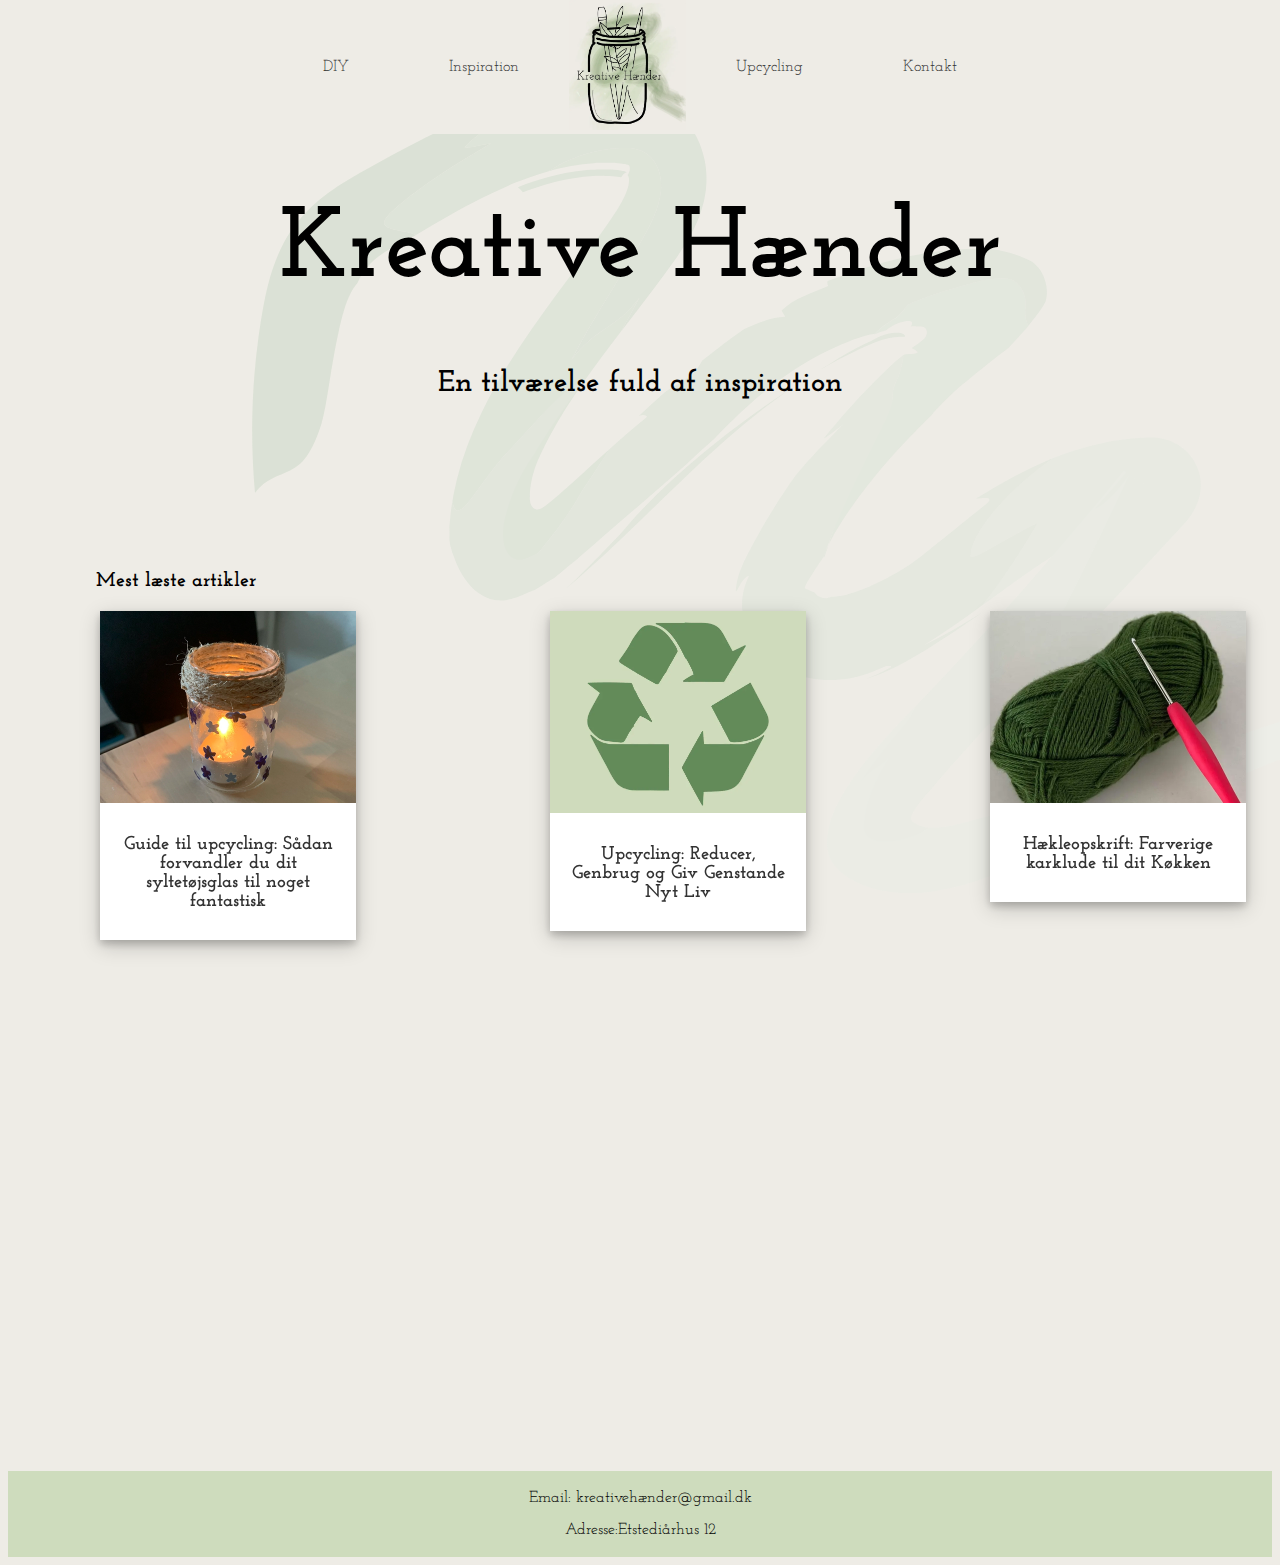
<file: online-magasin/index.html>
<!DOCTYPE html>
<html lang="en">
<head>
    <meta charset="UTF-8">
    <meta name="viewport" content="width=device-width, initial-scale=1.0">
    <title>Kreative Hænder</title>
    <meta name="beskrivelse" content="Kreative Hænder er magasinet 
    der giver dig inspiration til DIY-projekter og upcycle ideer. 
    Kreative Hænder - en tilværelse fuld af inspiration">
    <link rel="stylesheet" href="https://fonts.googleapis.com/css?family=Josefin+Slab">
    <link rel="shortcut icon" href="img/logo.ico">
    <link rel="stylesheet" href="css/style.css">
</head>
<body>
        <!-- Navigations bar med dropdown menupunkter -->
        <nav>
        <div id="nav-menu">
            <div class="menu-part">
                <div class="menu-item">
                    <p>DIY</p>
                    <div class="dropdown">
                        <div><a class="dropdown-item" href="#Strikning">Strikning</a></div>
                        <div><a class="dropdown-item" href="#hækle">Hækle</a></div>
                        <div><a class="dropdown-item" href="#Male">Male</a></div>
                        <div><a class="dropdown-item" href="#Ler">Ler</a></div>
                    </div>
                </div>
                <div class="menu-item">
                    <p>Inspiration</p>
                    <div class="dropdown">
                        <div><a href="#Ihjemmet"></a>I Hjemmet</div>
                        <div><a href="Undersider/hoejtider.html">Højtider</a></div>
                    </div>
                </div>
            </div>
    
            <div id="logo" class="menu-part">
                <a href="index.html">
                <img src="img/logo.webp" alt="Logo">
            </a>
            </div>
    
           
                <div class="menu-item">
                    <p>Upcycling</p>
                    <div class="dropdown">
                        <div><a href="Undersider/tips-og-tricks.html">Tips & Tricks</a></div>
                        
                    </div>
                </div>
                <div class="menu-item">
                    <p>Kontakt</p>
                    
                </div>
                
            
        </div>
    </nav>
    <section class="overskrift"><h1>Kreative Hænder</h1></section>
    <section class="underoverskrift"><h2>En tilværelse fuld af inspiration</h2></section>

    
    <section class="section-1">
       <section class="artikel-henvisning"><p><b>Mest læste artikler</b></p></section> 

<!-- billedboks med links til artiklerne -->
<div class="artikel1">
    <a href="Undersider/artikel1.html">
        <img src="img/glas-med-lys-format.webp" alt="glas-med-lys" style="width: 100%;">
        <div class="tekstfelt">
            <h3>Guide til upcycling: Sådan forvandler du dit syltetøjsglas til noget fantastisk</h3>
        </div>
    </a>
</div>


        <div class="artikel2">
            <a href="Undersider/artikel2.html">
            <img src="img/upcycle-billed.webp" alt="upcycle" style="width: 100%;">
            <div class="tekstfelt">
                <h3>Upcycling: Reducer, Genbrug og Giv Genstande Nyt Liv</h3>
            </div>
            </a>
        </div>

        <div class="artikel3">
            <a href="Undersider/artikel3.html">
            <img src="img/haeklegarn-nål-format.webp" alt="haeklegarn-nål" style="width: 100%;">
            <div class="tekstfelt">
                <h3>Hækleopskrift: Farverige karklude til dit Køkken</h3>
            </div>
            </a>
        </div>
        
        
    </section>
    

<footer>
        <p>Email: kreativehænder@gmail.dk</p> <p>Adresse:Etstediårhus 12</p>
        
</footer>

</body>
</html>
</file>
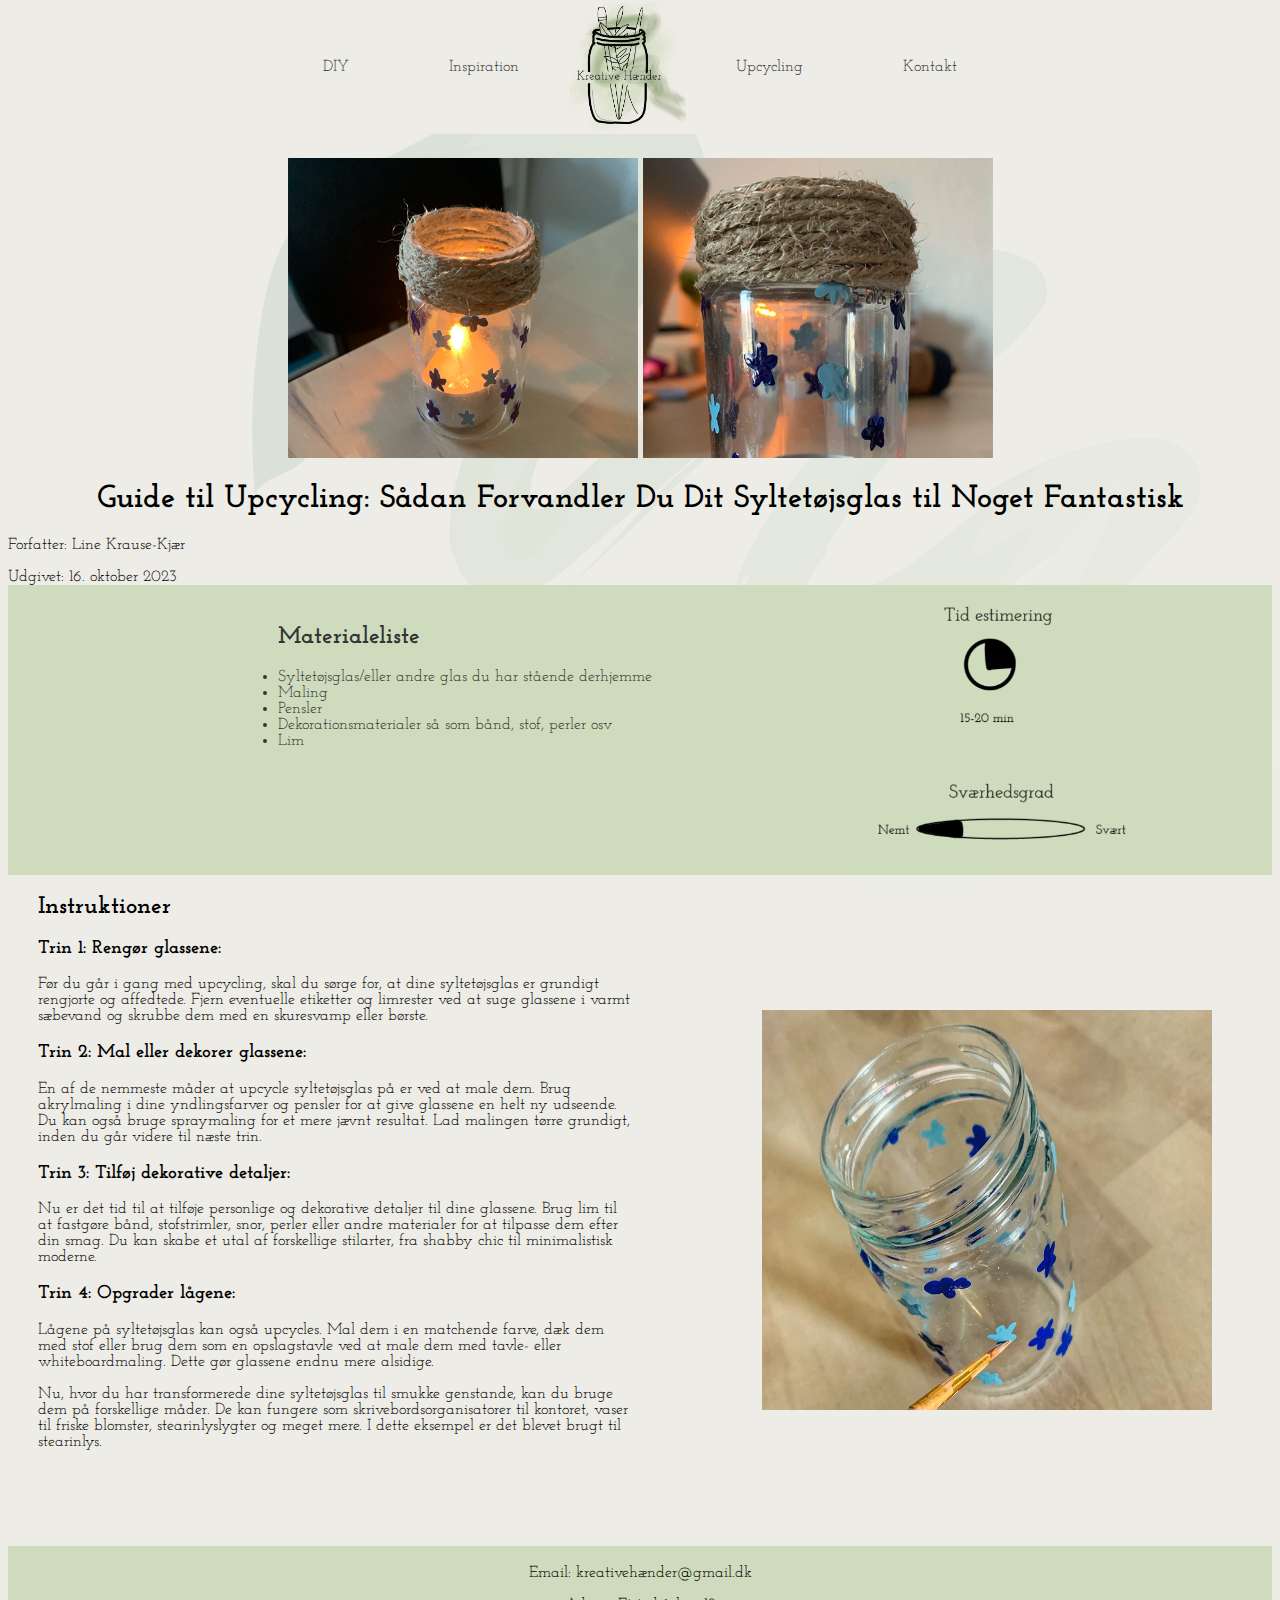
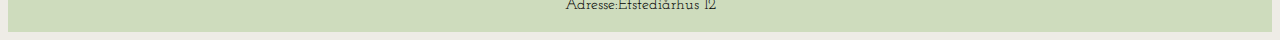
<file: online-magasin/Undersider/artikel1.html>
<!DOCTYPE html>
<html lang="en">
<head>
    <meta charset="UTF-8">
    <meta name="viewport" content="width=device-width, initial-scale=1.0">
    <title>Kreative Hænder</title>
    <meta name="beskrivelse" content="Sådan forvandler du dine syltetøjsglas til noget fantastisk. 
    Du kan nemt uocycle dine glas du har hjemmet til noget helt andet, og give det nyt liv">
    <link rel="stylesheet" href="https://fonts.googleapis.com/css?family=Josefin+Slab">
    <link rel="shortcut icon" href="../img/logo.ico">
    <link rel="stylesheet" href="../css/style.css">
    
</head>
<body>
     <!-- Navigations bar med dropdown menupunkter -->
     <nav>
        <div id="nav-menu">
            <div class="menu-part">
                <div class="menu-item">
                    <p>DIY</p>
                    <div class="dropdown">
                        <div><a class="dropdown-item" href="#Strikning">Strikning</a></div>
                        <div><a class="dropdown-item" href="#hækle">Hækle</a></div>
                        <div><a class="dropdown-item" href="#Male">Male</a></div>
                        <div><a class="dropdown-item" href="#Ler">Ler</a></div>
                    </div>
                </div>
                <div class="menu-item">
                    <p>Inspiration</p>
                    <div class="dropdown">
                        <div><a href="#Ihjemmet">I Hjemmet</a></div>
                        <div><a href="hoejtider.html">Højtider</a></div>
                    </div>
                </div>
            </div>

            <div id="logo" class="menu-part">
                <a href="../index.html">
                <img src="../img/logo.webp" alt="Logo">
            </a>
            </div>

            <div class="menu-item">
                <p>Upcycling</p>
                <div class="dropdown">
                    <div><a href="tips-og-tricks.html">Tips & Tricks</a></div>
                </div>
            </div>
            <div class="menu-item">
                <p>Kontakt</p>
            </div>
        </div>
    </nav>
    
    <header>
        <div class="syltetøjsglas-header">
            <img src="../img/glas-med-lys-format.webp" alt="glas-med-lys" width="350" height="300">
            <img src="../img/glas-uden-lys-format.webp" alt="glas-uden-lys" width="350" height="300">
        </div>
        <section class="artikel1-overskrift-1"><h1>Guide til Upcycling: Sådan Forvandler Du Dit Syltetøjsglas til Noget Fantastisk</h1></section>
        <p>Forfatter: Line Krause-Kjær</p>
        <time datetime="2023-10-16">Udgivet: 16. oktober 2023</time>
    </header>

    <article>
        <section>
            <div class="materialeliste-boks">
                <div class="materialeliste">
                    <section class="materiale-overskrift">
                        <h2>Materialeliste</h2>
                    </section>
                    <ul>
                        <li>Syltetøjsglas/eller andre glas du har stående derhjemme</li>
                        <li>Maling</li>
                        <li>Pensler</li>
                        <li>Dekorationsmaterialer så som bånd, stof, perler osv</li>
                        <li>Lim</li>
                    </ul>
                </div>
                <div class="tidestimering">
                    <img src="../img/144ppi/tid-sværhedsgrad.png" alt="tid-sværhedsgrad" width="300px" height="250px">
                </div>
            </div>
        </section>

    <div class="tekst-og-billede-container">
        <div class="tekst">
            <h2>Instruktioner</h2>
            <h3>Trin 1: Rengør glassene:</h3>
            <p>Før du går i gang med upcycling, skal du sørge for, at dine syltetøjsglas er grundigt rengjorte og affedtede. 
                Fjern eventuelle etiketter og limrester ved at suge glassene i varmt sæbevand 
                og skrubbe dem med en skuresvamp eller børste.</p>

        <h3>Trin 2: Mal eller dekorer glassene:</h3>
        <p>En af de nemmeste måder at upcycle syltetøjsglas på er ved at male dem. 
            Brug akrylmaling i dine yndlingsfarver og pensler for at give glassene en helt ny udseende.
            Du kan også bruge spraymaling for et mere jævnt resultat. Lad malingen tørre grundigt, 
            inden du går videre til næste trin.
        </p>

        <h3>Trin 3: Tilføj dekorative detaljer:</h3>
        <p>Nu er det tid til at tilføje personlige og dekorative detaljer til dine glassene. 
            Brug lim til at fastgøre bånd, stofstrimler, snor, perler
            eller andre materialer for at tilpasse dem efter din smag. 
            Du kan skabe et utal af forskellige stilarter, fra shabby chic til minimalistisk moderne.
        </p>
        <h3>Trin 4: Opgrader lågene:</h3>
        <p>Lågene på syltetøjsglas kan også upcycles. 
            Mal dem i en matchende farve, dæk dem med stof eller brug dem som en opslagstavle 
            ved at male dem med tavle- eller whiteboardmaling. Dette gør glassene endnu mere alsidige.
        </p>

        <p>Nu, hvor du har transformerede dine syltetøjsglas til smukke genstande, 
            kan du bruge dem på forskellige måder. De kan fungere som 
            skrivebordsorganisatorer til kontoret, vaser til friske blomster, stearinlyslygter 
            og meget mere. I dette eksempel er det blevet brugt til stearinlys.
        </p>
    
        </div>
        <div class="billede">
            <img src="../img/male-på-glas-format.webp" alt="male-på-glas" height="400" width="450">
        </div>
    </div>
       
    </article> 

    

    <footer>
        <p>Email: kreativehænder@gmail.dk</p> <p>Adresse:Etstediårhus 12</p>
        
</footer>
    
</body>
</html>
</file>
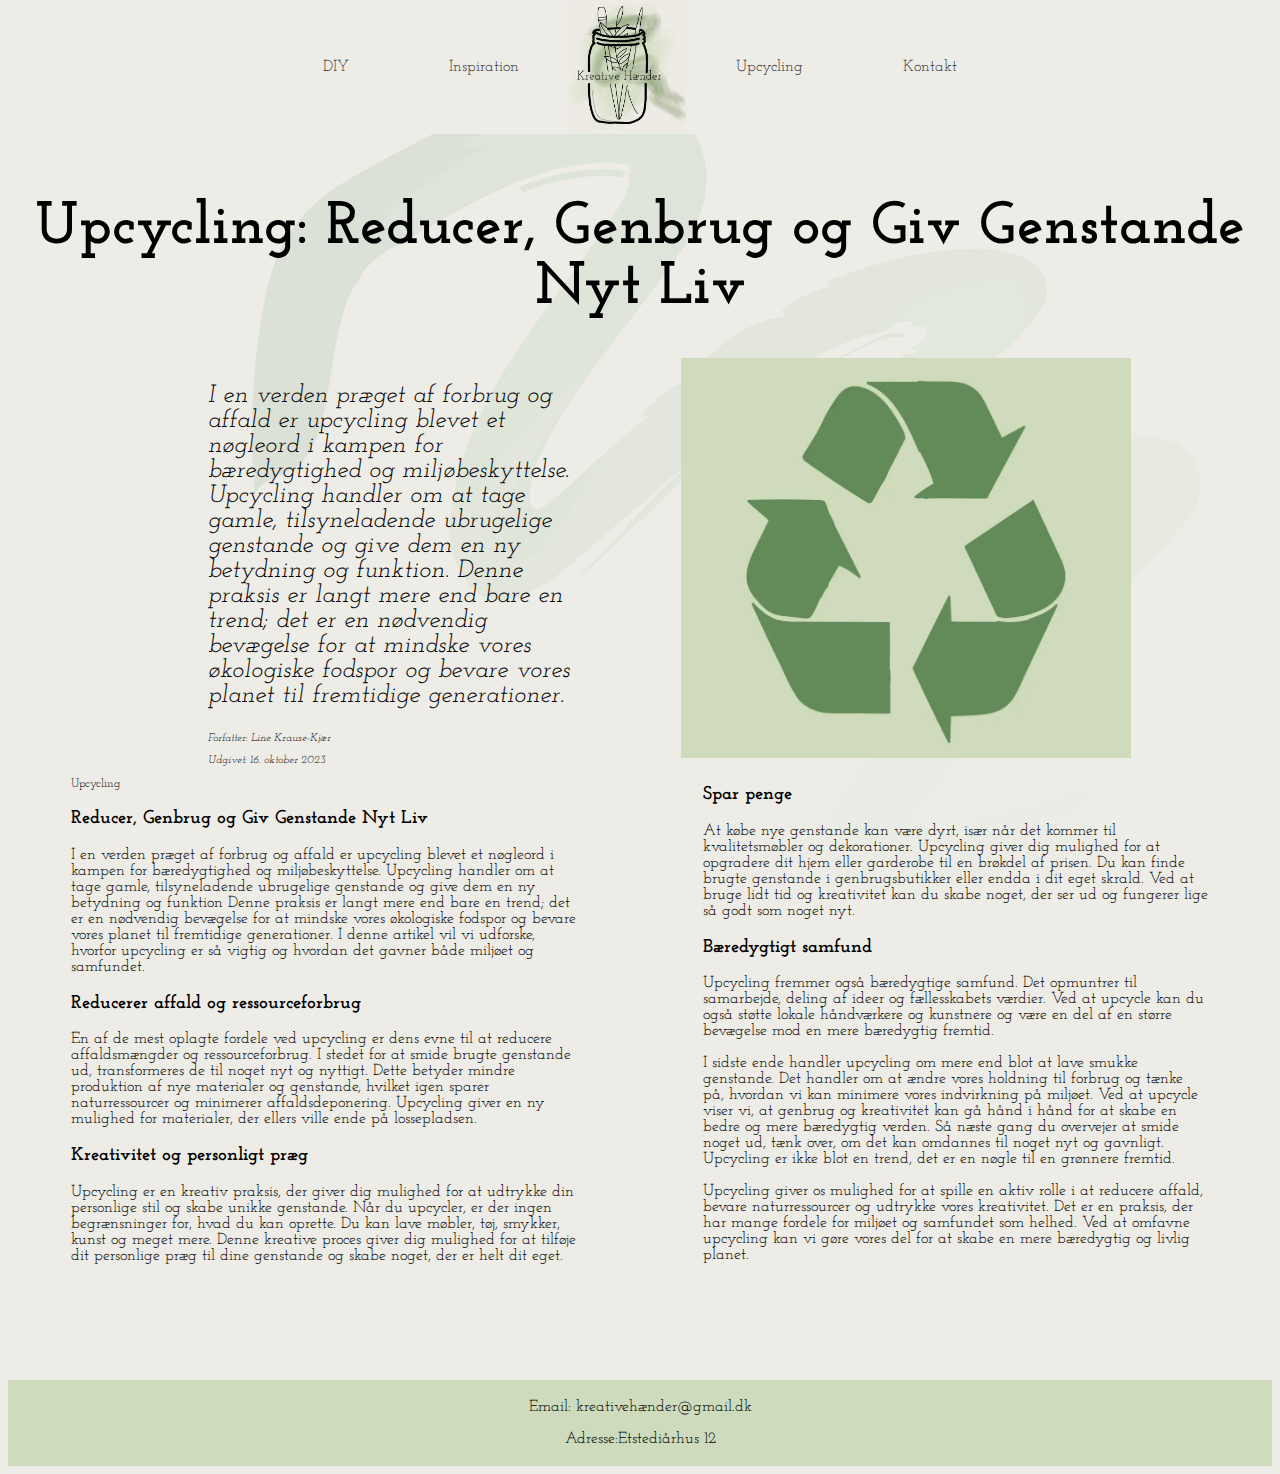
<file: online-magasin/Undersider/artikel2.html>
<!DOCTYPE html>
<html lang="en">
<head>
    <meta charset="UTF-8">
    <meta name="viewport" content="width=device-width, initial-scale=1.0">
    <title>Kreative Hænder</title>
    <link rel="stylesheet" href="../css/style.css">
    <meta name="beskrivelse" content="Upcycling er meget relevant i den tid vi lever i nu.
    Og opgaven med upcycling kan virke stor, men frygt ej, det behøver ikke være svært at upcycle">
    <link rel="stylesheet" href="https://fonts.googleapis.com/css?family=Josefin+Slab">
    <link rel="shortcut icon" href="../img/logo.ico">
    <link rel="stylesheet" href="../css/style.css">
</head>
<body>
    <!-- Navigations bar med dropdown menupunkter -->
    <nav>
        <div id="nav-menu">
            <div class="menu-part">
                <div class="menu-item">
                    <p>DIY</p>
                    <div class="dropdown">
                        <div><a class="dropdown-item" href="#Strikning">Strikning</a></div>
                        <div><a class="dropdown-item" href="#hækle">Hækle</a></div>
                        <div><a class="dropdown-item" href="#Male">Male</a></div>
                        <div><a class="dropdown-item" href="#Ler">Ler</a></div>
                    </div>
                </div>
                <div class="menu-item">
                    <p>Inspiration</p>
                    <div class="dropdown">
                        <div><a href="#Ihjemmet">I Hjemmet</a></div>
                        <div><a href="hoejtider.html">Højtider</a></div>
                    </div>
                </div>
            </div>

            <div id="logo" class="menu-part">
                <a href="../index.html">
                <img src="../img/logo.webp" alt="Logo">
            </a>
            </div>

            <div class="menu-item">
                <p>Upcycling</p>
                <div class="dropdown">
                    <div><a href="tips-og-tricks.html">Tips & Tricks</a></div>
                </div>
            </div>
            <div class="menu-item">
                <p>Kontakt</p>
            </div>
        </div>
    </nav>
    
    <header>
        <!-- overskrift samt billede -->

        <section class="artikel2-overskrift-2">
            <h1>Upcycling: Reducer, Genbrug og Giv Genstande Nyt Liv</h1>
        </section>
        <div class="artikel-indhold">
            <div class="artikel-tekst">
                <p>I en verden præget af forbrug og affald er upcycling blevet et nøgleord i 
                    kampen for bæredygtighed og miljøbeskyttelse. 
                    Upcycling handler om at tage gamle, tilsyneladende ubrugelige genstande og give dem en ny betydning og funktion. 
                    Denne praksis er langt mere end bare en trend; det er en nødvendig bevægelse for at mindske vores økologiske 
                    fodspor og bevare vores planet til fremtidige generationer.
                </p>
                <div class="forfatter">
                    <p>Forfatter: Line Krause-Kjær</p>
                    <time datetime="2023-10-16">Udgivet: 16. oktober 2023</time>
                </div>
            </div>
            
            <div class="upcycle-billede">
                <img src="../img/upcycle-billed.webp" alt="upcycle" width="450" height="400">
            </div>
        </div>
    </header>

    <article>

        <!-- brødtekst -->
        
        <div class="tekst-og-billede-container-atikel2">

        <div class="spalter-artikel2">
            <div class="spalte-upcycle">
               <section class="øjenbryns-overskrift"><p>Upcycling</p></section> 
            <section class="brødtekst-overskrift"><h3>Reducer, Genbrug og Giv Genstande Nyt Liv</h3></section>
            <p>I en verden præget af forbrug og affald er upcycling blevet et nøgleord
                i kampen for bæredygtighed og miljøbeskyttelse.
                Upcycling handler om at tage gamle, tilsyneladende ubrugelige genstande 
                og give dem en ny betydning og funktion
                Denne praksis er langt mere end bare en trend; det er en nødvendig bevægelse 
                for at mindske vores økologiske fodspor
                og bevare vores planet til fremtidige generationer. I denne artikel vil vi udforske, 
                hvorfor upcycling er så vigtig og hvordan det gavner både miljøet og samfundet.
             </p>

        <h3>Reducerer affald og ressourceforbrug</h3>
        <p>En af de mest oplagte fordele ved upcycling er 
            dens evne til at reducere affaldsmængder og ressourceforbrug. 
            I stedet for at smide brugte genstande ud, transformeres de til noget nyt og nyttigt. 
            Dette betyder mindre produktion af nye materialer og genstande, hvilket igen sparer 
            naturressourcer og minimerer affaldsdeponering. 
            Upcycling giver en ny mulighed for materialer, der ellers ville ende på lossepladsen.
        </p>

        <h3>Kreativitet og personligt præg</h3>
        <p>Upcycling er en kreativ praksis, der giver dig mulighed for at 
            udtrykke din personlige stil og skabe unikke genstande. 
            Når du upcycler, er der ingen begrænsninger for, hvad du kan oprette. 
            Du kan lave møbler, tøj, smykker, kunst og meget mere. 
            Denne kreative proces giver dig mulighed for at tilføje dit 
            personlige præg til dine genstande og skabe noget, der er helt dit eget.
        </p>
        </div>

        <div class="spalte-upcycle">
        <h3>Spar penge</h3>
        <p>At købe nye genstande kan være dyrt, især når det kommer til kvalitetsmøbler og dekorationer. 
            Upcycling giver dig mulighed for at opgradere dit hjem eller garderobe til en brøkdel af prisen.
            Du kan finde brugte genstande i genbrugsbutikker eller endda i dit eget skrald.
            Ved at bruge lidt tid og kreativitet kan du skabe noget, der ser ud og 
            fungerer lige så godt som noget nyt.
        </p>

        <h3>Bæredygtigt samfund</h3>
        <p>Upcycling fremmer også bæredygtige samfund. 
            Det opmuntrer til samarbejde, deling af ideer og fællesskabets værdier. 
            Ved at upcycle kan du også støtte lokale håndværkere og kunstnere og være 
            en del af en større bevægelse mod en mere bæredygtig fremtid.
        </p>

        <p>I sidste ende handler upcycling om mere end blot at lave smukke genstande. 
            Det handler om at ændre vores holdning til forbrug og tænke på, hvordan 
            vi kan minimere vores indvirkning på miljøet.
            Ved at upcycle viser vi, at genbrug og kreativitet kan gå hånd i hånd 
            for at skabe en bedre og mere bæredygtig verden.
            Så næste gang du overvejer at smide noget ud, tænk over, om det kan omdannes til noget nyt og gavnligt.
            Upcycling er ikke blot en trend, det er en nøgle til en grønnere fremtid.
        </p>

        <p>Upcycling giver os mulighed for at spille en aktiv rolle i at reducere affald, 
            bevare naturressourcer og udtrykke vores kreativitet.
            Det er en praksis, der har mange fordele for miljøet og samfundet som helhed.
            Ved at omfavne upcycling kan vi gøre vores del for at skabe en mere bæredygtig og livlig planet.
        </p>
        </div>
    </div>
     </div>
       
    </article> 

    

    <footer>
        <p>Email: kreativehænder@gmail.dk</p> <p>Adresse:Etstediårhus 12</p>
        
</footer>
</body>
</html>
</file>
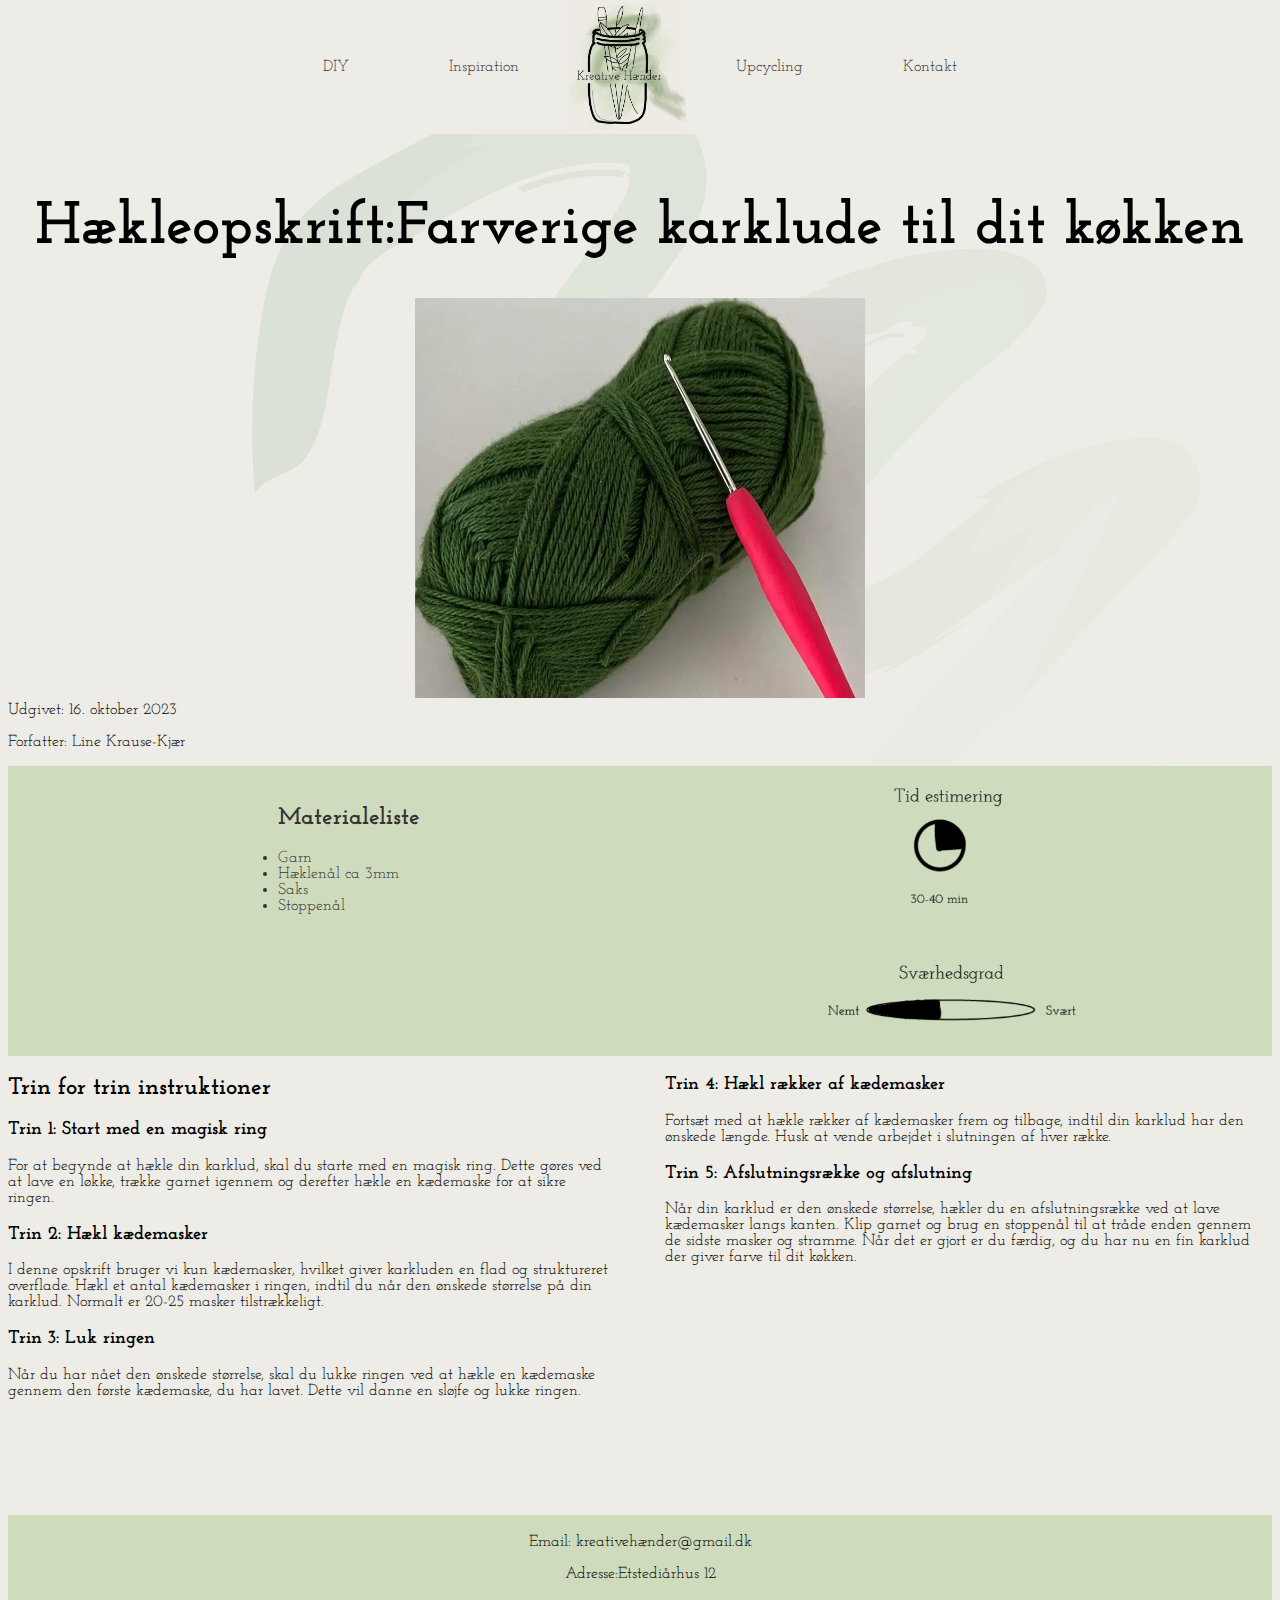
<file: online-magasin/Undersider/artikel3.html>
<!DOCTYPE html>
<html lang="en">
<head>
    <meta charset="UTF-8">
    <meta name="viewport" content="width=device-width, initial-scale=1.0">
    <title>Kreative Hænder</title>
    <link rel="stylesheet" href="../css/style.css">
    <meta name="beskrivelse" content="Hækle er god måde at kople af på, og er god tidsfordriv. 
    Denne hækleopskrift viser hvordan du hækler en karklud til køkkenet">
    <link rel="stylesheet" href="https://fonts.googleapis.com/css?family=Josefin+Slab">
    <link rel="shortcut icon" href="../img/logo.ico">
    <link rel="stylesheet" href="../css/style.css">
</head>
<body>
    <!-- Navigations bar med dropdown menupunkter -->
    <nav>
        <div id="nav-menu">
            <div class="menu-part">
                <div class="menu-item">
                    <p>DIY</p>
                    <div class="dropdown">
                        <div><a class="dropdown-item" href="#Strikning">Strikning</a></div>
                        <div><a class="dropdown-item" href="#hækle">Hækle</a></div>
                        <div><a class="dropdown-item" href="#Male">Male</a></div>
                        <div><a class="dropdown-item" href="#Ler">Ler</a></div>
                    </div>
                </div>
                <div class="menu-item">
                    <p>Inspiration</p>
                    <div class="dropdown">
                        <div><a href="#Ihjemmet">I Hjemmet</a></div>
                        <div><a href="hoejtider.html">Højtider</a></div>
                    </div>
                </div>
            </div>

            <div id="logo" class="menu-part">
                <a href="../index.html">
                <img src="../img/logo.webp" alt="Logo">
            </a>
            </div>

            <div class="menu-item">
                <p>Upcycling</p>
                <div class="dropdown">
                    <div><a href="tips-og-tricks.html">Tips & Tricks</a></div>
                </div>
            </div>
            <div class="menu-item">
                <p>Kontakt</p>
            </div>
        </div>
    </nav>
    
    <header>

        <section class="artikel3-overskrift-3"><h1>Hækleopskrift:Farverige karklude til dit køkken </h1></section>

        <div class="hækleopskrift-billede">
            <img src="../img/haeklegarn-nål-format.webp" alt="haeklegarn-nål" width="450" height="400">
        </div>
        <time datetime="2023-10-16">Udgivet: 16. oktober 2023</time> 
        <p>Forfatter: Line Krause-Kjær</p>
    </header>

    <article>


        <section>
            <div class="materialeliste-boks">
                <div class="materialeliste">
                    <section class="materiale-overskrift">
                        <h2>Materialeliste</h2>
                    </section>
                    <ul>
                        <li>Garn</li>
                        <li>Hæklenål ca 3mm</li>
                        <li>Saks</li>
                        <li>Stoppenål</li>
                    </ul>
                </div>
                <div class="tidestimering-sværhedsgrad">
                    <img src="../img/144ppi/artikel3.png" alt="tid-sværhedsgrad" width="300px" height="250px">
                </div>
            </div>
        </section>

        <div class="tekst-og-billede-container-artikel3">
        <div class="spalter">
            <div class="spalte">
            <h2>Trin for trin instruktioner</h2>
            <h3>Trin 1: Start med en magisk ring</h3>
            <p>For at begynde at hækle din karklud, skal du starte med en magisk ring.
                Dette gøres ved at lave en løkke, trække garnet igennem 
                og derefter hækle en kædemaske for at sikre ringen.
            </p>

        <h3>Trin 2: Hækl kædemasker</h3>
        <p>I denne opskrift bruger vi kun kædemasker, hvilket giver karkluden en flad
            og struktureret overflade. Hækl et antal kædemasker i ringen,
            indtil du når den ønskede størrelse på din karklud. Normalt er 20-25 masker tilstrækkeligt.
        </p>

        <h3>Trin 3: Luk ringen</h3>
        <p>Når du har nået den ønskede størrelse, skal du lukke ringen
            ved at hækle en kædemaske gennem den første kædemaske, du har lavet. 
            Dette vil danne en sløjfe og lukke ringen.
        </p>
        </div>

        <div class="spalte">

        <h3>Trin 4: Hækl rækker af kædemasker</h3>
        <p>Fortsæt med at hækle rækker af kædemasker frem og tilbage, 
            indtil din karklud har den ønskede længde. 
            Husk at vende arbejdet i slutningen af hver række.
        </p>

        <h3>Trin 5: Afslutningsrække og afslutning</h3>
        <p>Når din karklud er den ønskede størrelse, hækler du en afslutningsrække 
            ved at lave kædemasker langs kanten. Klip garnet og brug en stoppenål til at tråde
            enden gennem de sidste masker og stramme.
            Når det er gjort er du færdig, og du har nu en fin karklud der giver farve til dit køkken.
        </p>
        </div>
        </div>
        </div>
    </article> 

    

    <footer>
        <p>Email: kreativehænder@gmail.dk</p> <p>Adresse:Etstediårhus 12</p>
        
</footer>
    
</body>
</html>
</file>
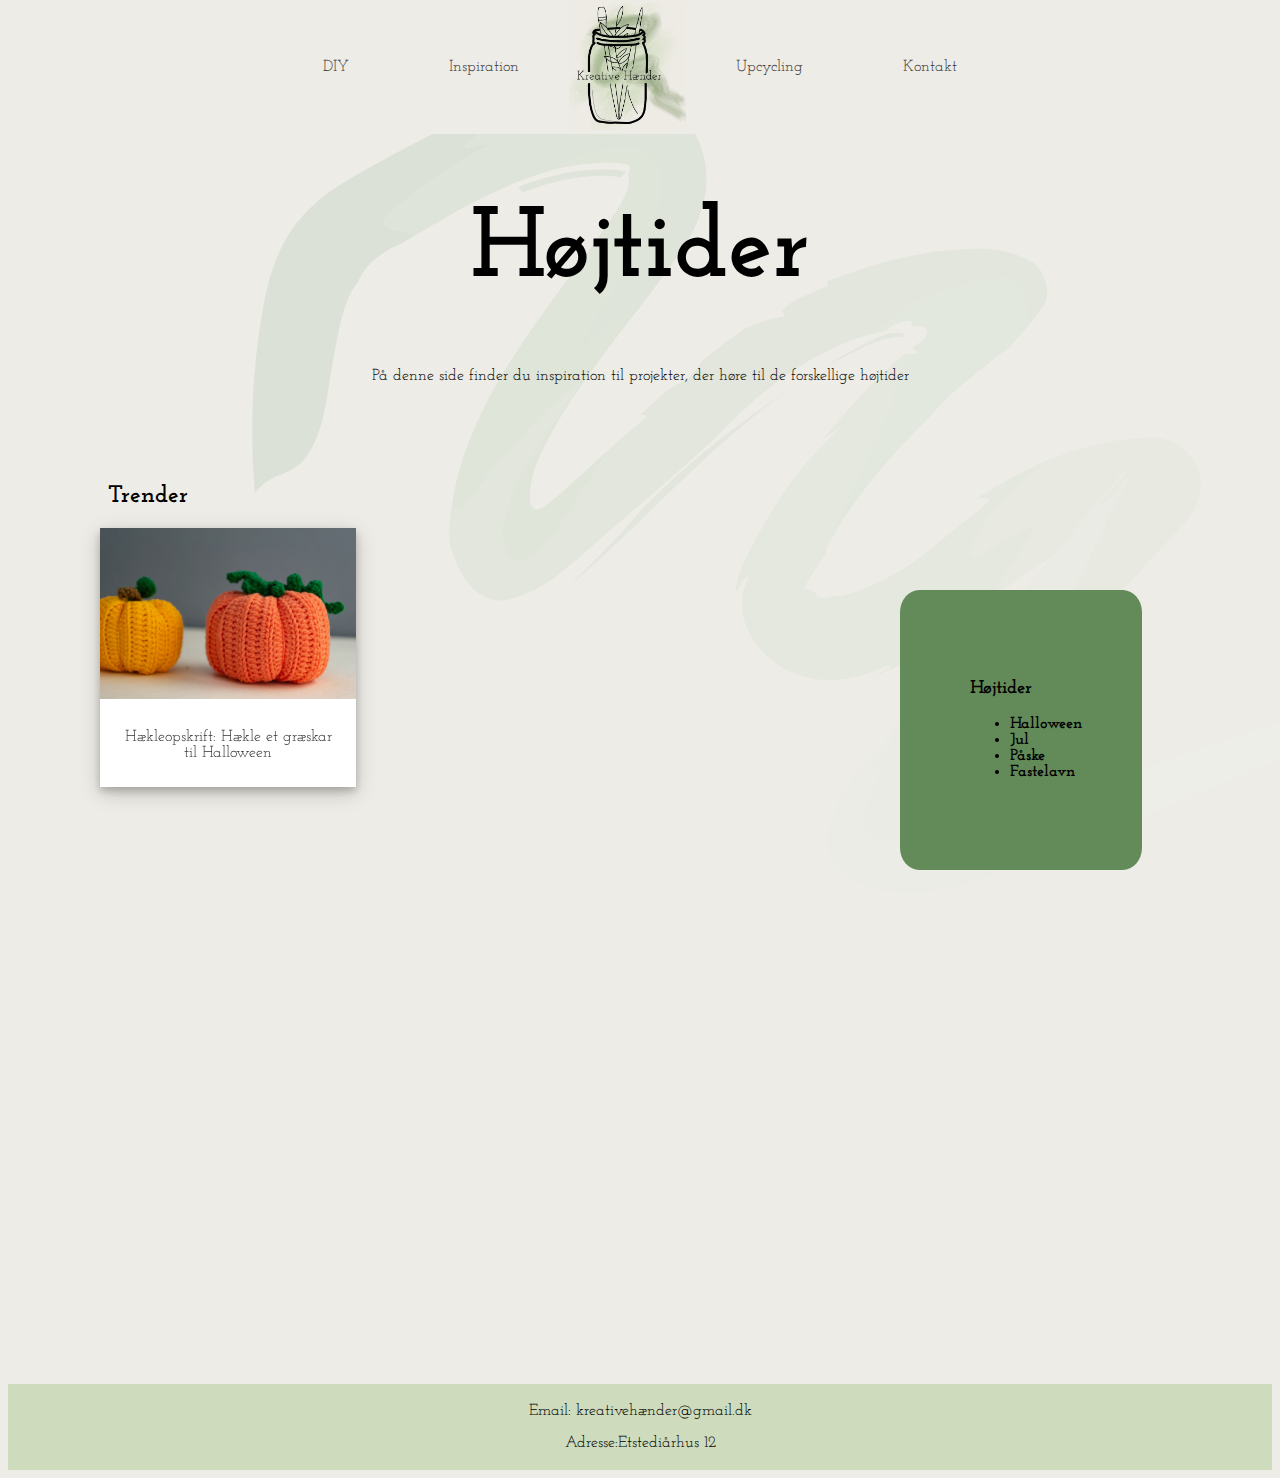
<file: online-magasin/Undersider/hoejtider.html>
<!DOCTYPE html>
<html lang="en">
<head>
    <meta charset="UTF-8">
    <meta name="viewport" content="width=device-width, initial-scale=1.0">
    <title>Kreative Hænder</title>
    <meta name="beskrivelse" content="Kreative Hænder er magasinet 
    der giver dig inspiration til DIY-projekter og upcycle ideer. 
    Kreative Hænder - en tilværelse fuld af inspiration">
    <link rel="stylesheet" href="https://fonts.googleapis.com/css?family=Josefin+Slab">
    <link rel="shortcut icon" href="../img/logo.ico">
    <link rel="stylesheet" href="../css/style.css">

</head>
<body>
        <!-- Navigations bar med dropdown menupunkter -->
        
       <nav>
        <div id="nav-menu">
            <div class="menu-part">
                <div class="menu-item">
                    <p>DIY</p>
                    <div class="dropdown">
                        <div><a class="dropdown-item" href="#Strikning">Strikning</a></div>
                        <div><a class="dropdown-item" href="#hækle">Hækle</a></div>
                        <div><a class="dropdown-item" href="#Male">Male</a></div>
                        <div><a class="dropdown-item" href="#Ler">Ler</a></div>
                    </div>
                </div>
                <div class="menu-item">
                    <p>Inspiration</p>
                    <div class="dropdown">
                        <div><a href="#Ihjemmet"></a>I Hjemmet</div>
                        <div><a href="Undersider/hoejtider.html">Højtider</a></div>
                    </div>
                </div>
            </div>
    
            <div id="logo" class="menu-part">
                <a href="../index.html">
                <img src="../img/logo.webp" alt="Logo">
            </a>
            </div>
    
           
                <div class="menu-item">
                    <p>Upcycling</p>
                    <div class="dropdown">
                        <div><a href="tips-og-tricks.html">Tips & Tricks</a></div>
                        
                    </div>
                </div>
                <div class="menu-item">
                    <p>Kontakt</p>
                    
                </div>
                
            </div>
    </nav>

    <section class="overskrift"><h1>Højtider</h1></section>
    <section class="under-overskrift-hoeajtider"><p>På denne side finder du inspiration til projekter, 
        der høre til de forskellige højtider</p></section>

    <!-- Indhold på siden -->
    <section class="hoejtider-section">
        <!-- trender tekst med billede under og tekst -->
        <h2>Trender</h2>
        <div class="trender">
        <img src="../img/graeskar.webp" alt="graesker" style="width: 100%;">
        <div class="tekstfelt">
            <p>Hækleopskrift: Hækle et græskar til Halloween</p>
        </div>
    </div>


        <!-- Tekstboks med andre højtider -->
        <div class="tekstboks">
            <h3>Højtider</h3>
            <ul> 
                <li>Halloween</li>
                <li>Jul</li>
                <li>Påske</li>
                <li>Fastelavn</li>
            </ul>

        </div>
    </section>
    
<footer>
        <p>Email: kreativehænder@gmail.dk</p> <p>Adresse:Etstediårhus 12</p>
        
</footer>

</body>
</html>
</file>
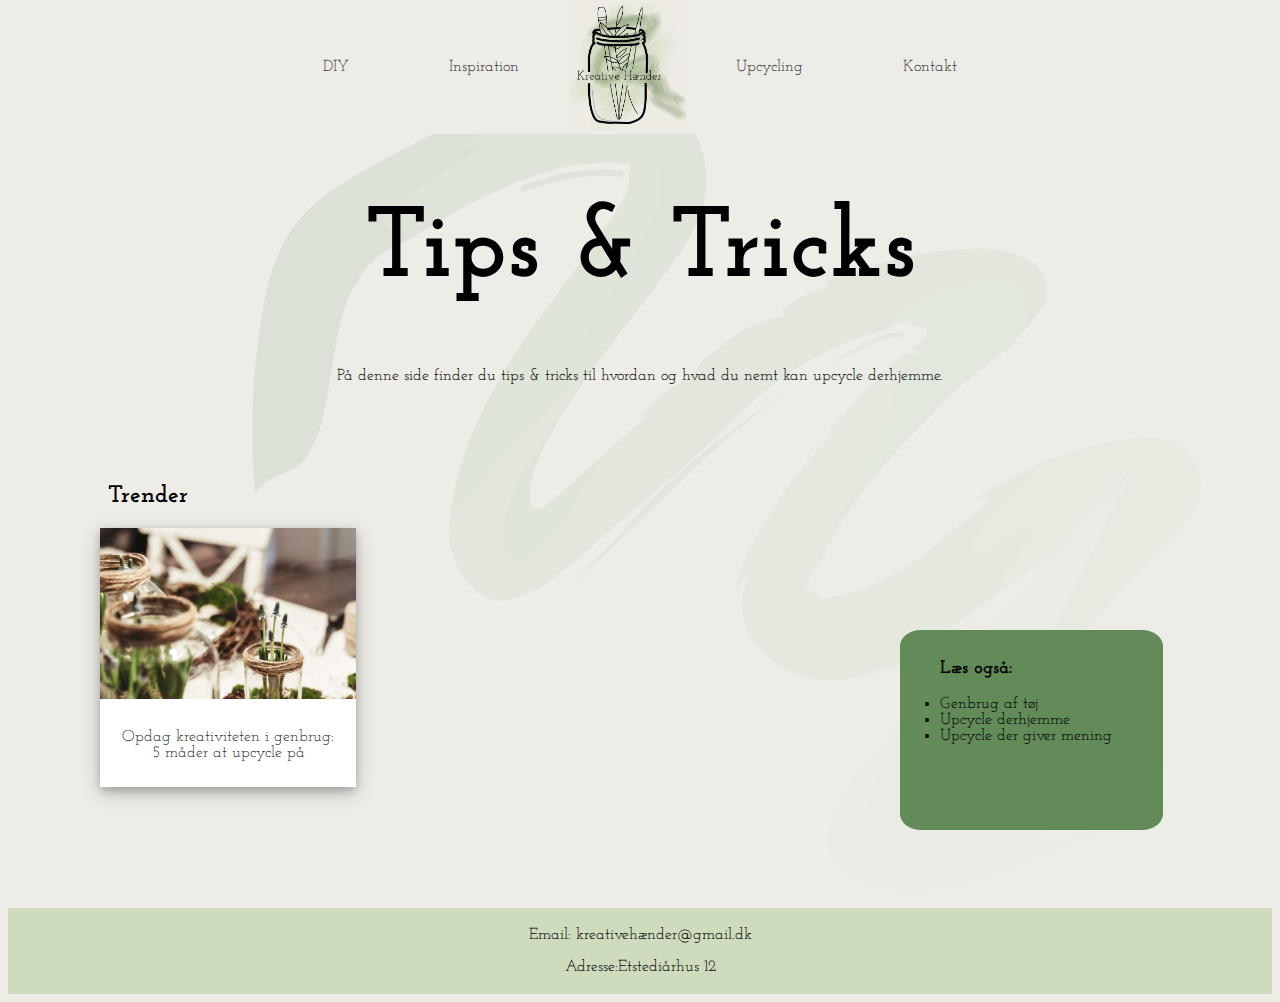
<file: online-magasin/Undersider/tips-og-tricks.html>
<!DOCTYPE html>
<html lang="en">
<head>
    <meta charset="UTF-8">
    <meta name="viewport" content="width=device-width, initial-scale=1.0">
    <title>Kreative Hænder</title>
    <meta name="beskrivelse" content="Kreative Hænder er magasinet 
    der giver dig inspiration til DIY-projekter og upcycle ideer. 
    Kreative Hænder - en tilværelse fuld af inspiration">
    <link rel="stylesheet" href="https://fonts.googleapis.com/css?family=Josefin+Slab">
    <link rel="shortcut icon" href="../img/logo.ico">
    <link rel="stylesheet" href="../css/style.css">
</head>
<body>
        <!-- Navigations bar med dropdown menupunkter -->
        <nav>
        <div id="nav-menu">
            <div class="menu-part">
                <div class="menu-item">
                    <p>DIY</p>
                    <div class="dropdown">
                        <div><a class="dropdown-item" href="#Strikning">Strikning</a></div>
                        <div><a class="dropdown-item" href="#hækle">Hækle</a></div>
                        <div><a class="dropdown-item" href="#Male">Male</a></div>
                        <div><a class="dropdown-item" href="#Ler">Ler</a></div>
                    </div>
                </div>
                <div class="menu-item">
                    <p>Inspiration</p>
                    <div class="dropdown">
                        <div><a href="#Ihjemmet"></a>I Hjemmet</div>
                        <div><a href="hoejtider.html">Højtider</a></div>
                    </div>
                </div>
            </div>
    
            <div id="logo" class="menu-part">
                <a href="../index.html">
                <img src="../img/logo.webp" alt="Logo">
            </a>
            </div>
        
           
                <div class="menu-item">
                    <p>Upcycling</p>
                    <div class="dropdown">
                        <div><a href="Undersider/tips-og-tricks.html">Tips & Tricks</a></div>
                        
                    </div>
                </div>
                <div class="menu-item">
                    <p>Kontakt</p>
                    
                </div>
                
            </div>
    </nav>

    <section class="section-2">
    <section class="overskrift"><h1>Tips & Tricks</h1></section>
    <section class="beskrivelse-underside"><p>På denne side finder du tips & tricks til hvordan 
        og hvad du nemt kan upcycle derhjemme. </p></section>

    <!-- Indhold på side -->
    <!-- trender billedboks med tekst -->
    
    <section class="trender-overskrift"><h2>Trender</h2></section>
        <div class="trender">
        <img src="../img/gratis-billede.webp" alt="gratis-billede" style="width: 100%;">
        <div class="tekstfelt">
            <p>Opdag kreativiteten i genbrug: 5 måder at upcycle på</p>
        </div>
    </div>

    <div class="læs-også-boks">
        <h3>Læs også:</h3>
        <ul> 
            <li>Genbrug af tøj</li>
            <li>Upcycle derhjemme</li>
            <li>Upcycle der giver mening</li>
        </ul>

    </div>
    
</section>
    
<footer>
        <p>Email: kreativehænder@gmail.dk</p> <p>Adresse:Etstediårhus 12</p>
        
</footer>

</body>
</html>
</file>
<file: online-magasin/css/style.css>
/* baggrundsbillede */
body{
    background-image: url('../img/penselstroeg.svg');
    background-size: cover;
    background-repeat: no-repeat;
    background-attachment: fixed;
    background-color:#eeece6;
    font-family: 'Josefin Slab', sans-serif;
    
    
}

/* styling af navigationsbar */
nav{
    position: fixed;
    top: 0;
    left: 0;
    width: 100%;
    background-color: #eeece6;
}

#nav-menu {
    display: flex;
    align-items: center;
    justify-content: center;
    color: #333;
}

.menu-part {
    display: flex;
}

.menu-item {
    padding: 15px 50px;
    position: relative; 
    cursor: pointer;
}

.dropdown {
    display: none;
    position: absolute;
    top: 100%;
    left: 0;
    z-index: 1;
    border: 1px solid #ccc;
    padding: 15px 50px;
    background-color: #eeece6;
}

.dropdown div {
    padding: 10px;
    cursor: pointer;
    white-space: nowrap; 
}

.dropdown div a:hover {
  cursor: pointer;
}

.dropdown-item{
    cursor: pointer;
}

.menu-item:hover .dropdown {
    display: block;
    
}

/* Styling af hover linje under menupunkter */
.dropdown a {
    text-decoration: none;
    color: #333; 
}

.dropdown a:hover {
    border-bottom: 2px solid #638a59; 
}

/* Styling af logo */
#logo img {
    height: 130px
}

/* styling af section-1 */
.section-1 {
    height: 900px;
}
.overskrift{
    text-align: center;
    font-size: 50px;
    padding-top: 10%;
}

.underoverskrift{
    text-align: center;
    font-size: 20px;
    padding-bottom: 10%;
}

.artikel-henvisning{
    padding-left: 7%;
    font-size: 20px;
}

/* styling af billedfelt til artikel1 */
div.artikel1{
    width: 20%;
    background-color: white;
    box-shadow: 0 4px 8px 0 rgba(0, 0, 0, 0.2), 0 6px 20px 0 rgba(0, 0, 0, 0.19);
    margin-bottom: 25px;
    position: absolute;
    left: 100px;
    text-decoration: none;
    }
    div.tekstfelt{
        text-align: center;
        padding: 10px 20px;
        color: #333;
        text-decoration: none;
    }

    div.tekstfelt a{
        text-decoration: none; 
    }

    div.artikel1 a {
        text-decoration: none;
    }

/* styling af billedfelt til artikel2 */
div.artikel2{
    width: 20%;
    background-color: white;
    box-shadow: 0 4px 8px 0 rgba(0, 0, 0, 0.2), 0 6px 20px 0 rgba(0, 0, 0, 0.19);
    margin-bottom: 25px;
    position: absolute;
    left: 550px;
    }
    div.tekstfelt{
        text-align: center;
        padding: 10px 20px;
    }

    div.artikel2 a{
        text-decoration: none;
    }

    /* styling af billedfelt til artikel 3 */
    div.artikel3{
        width: 20%;
        background-color: white;
        box-shadow: 0 4px 8px 0 rgba(0, 0, 0, 0.2), 0 6px 20px 0 rgba(0, 0, 0, 0.19);
        margin-bottom: 25px;
        position: absolute;
        left: 990px;
        }
        div.tekstfelt{
            text-align: center;
            padding: 10px 20px;
        }

        div.artikel3 a{
            text-decoration: none;
        }



/* styling af footer */
footer{
    text-align: center;
    padding: 3px;
    background-color: #cedcbd;
    color: black;
}

footer p{
    background-color: #cedcbd;
}

/* styling af Højtider side */

/* styling af section */
.hoejtider-section{
    height: 900px;
}
      /* Styling af tekstboks */
      .tekstboks{
        background-color: #638a59;
        width: 8%;
        height: 140px;
        font-weight: bold;
        padding: 70px;
        position: absolute;
        bottom: 30px;
        left: 900px;
        border-radius: 8%;
    }
    
    .tekstboks ul li{
        background-color: #638a59;
        color: black;
        font-size: 16px;
    }

    
    /* styling af billede til trender boks */
    div.trender{
    width: 30%;
    background-color: white;
    box-shadow: 0 4px 8px 0 rgba(0, 0, 0, 0.2), 0 6px 20px 0 rgba(0, 0, 0, 0.19);
    margin-bottom: 25px;
    position: absolute;
    left: 100px;
    }
    
    div.tekstfelt{
        text-align: center;
        padding: 10px 20px;
    }

    .under-overskrift-hoeajtider{
        text-align: center;
        margin-bottom: 100px;
    }

    .hoejtider-section h2{
        padding-left: 100px;
    }

    /* Styling af Tips & Tricks siden */
    /* styling af billede til trender boks */
    
    .section-2 {
        height: 900px;
    }
    
    div.trender{
    width: 20%;
    background-color: white;
    box-shadow: 0 4px 8px 0 rgba(0, 0, 0, 0.2), 0 6px 20px 0 rgba(0, 0, 0, 0.19);
    margin-bottom: 25px;
    position: absolute;
    left: 100px;
    }
    div.tekstfelt{
        text-align: center;
        padding: 10px 20px;
    }

    .beskrivelse-underside{
        text-align: center;
        margin-bottom: 100px;
    }

    .trender-overskrift{
        padding-left: 100px;
    }

    .læs-også-boks {
        background-color: #638a59;
        width: 17%;
        height: 20%;
        position: absolute;
        bottom: 70px;
        left: 900px;
        border-radius: 8%;
        padding: 10px 5px 10px 40px
    }
    
    .læs-også-boks ul {
        margin: 0;
        padding: 0; /* Fjern ul-padding for at nulstille punktlisten */
    }
    


    /* Styling af artikel 1 */
    /* styling af billederne i artikel */
    .syltetøjsglas-header{
        text-align: center;
        padding: 150px 0px 0px 0px;
    }

    /* Styling af artikel overskriften */
    .artikel1-overskrift-1{
        text-align: center;
       
    }

    /* Styling af billeder i materialeboksen */

    .materialeliste-boks {
        background-color: #cedcbd;
        color: #333;
        display: flex;
        align-items: flex-start; /* Justerer elementerne til toppen */
        justify-content: flex-start; /* Justerer elementerne til venstre */
        height: 250px;
        padding: 20px; /* Tilføj passende padding efter dine ønsker */
      }
      
      .materiale-overskrift {
        font-weight: bold;
        margin: 0; /* Fjern standardmargen */
        padding-right: 750px; /* Tilføj afstand til højre af overskriften */
        margin: 0px;
        padding-left: 250px;
        list-style-type: disc;
      }
      
      .materialeliste ul {
        list-style-type: disc; /* Tilføjer punktliste (disk) */
        padding-left: 250px; /* Justerer indrykning af punktlisten */
        margin: 0px;
      }

      .tidestimering{
        position: absolute;
        padding-left: 850px;
      }



    /* Styling af billede og brødteksten */

    .tekst-og-billede-container {
        display: grid;
        grid-template-columns: 1fr 1fr; /* Opdel i to kolonner, hver med lige bredde */
        grid-gap: 20px; /* Tilføj afstand mellem kolonnerne */
    }
    
    .tekst{
        padding-bottom: 80px;
        padding-left: 30px;
    }
    
    .billede {
        display: flex;
        align-items: center; /* Centrer billedet vertikalt */
        justify-content: flex-end; /* Placér billedet til højre */
        padding-right: 60px;
    }

    /* Styling af artikel 2 */
    .artikel2-overskrift-2{
        text-align: center;
        padding: 150px 0px 0px 0px;
        font-size: 30px;
    }

    .upcycle-billede{
        text-align: center;
    }
    
    /* styling af tekst ved siden af billede */

    .artikel-indhold {
        display: flex; 
        justify-content: space-between; 
        align-items: flex-start; 
        margin-top: 20px; 
    }
    
    .artikel-tekst {
        flex: 1; 
        padding-right: 0px; 
        padding-left: 200px;
        margin-right: 0px;
        font-size: 25px;
        font-style: italic;
    }
    
    .upcycle-billede {
        width: 50%; 
        padding-right: 50px;
        margin-left: 0px;
    }

    .forfatter{
        font-size: 11px;
    }

    .øjenbryns-overskrift{
        font-size: 12px;
        margin: 0px;
    }

    .brødtekst-overskrift{
        margin-top: 0px;
    }
    
    /* styling af brødtekst */
    .spalter-artikel2{
        display: flex; 
        justify-content: space-around; 
        padding-bottom: 100px;
    }
    
    .spalte-upcycle{
        width: 40%; 
    }
    


    /* Styling af artikel 3 */
    .artikel3-overskrift-3{
        text-align: center;
        padding: 150px 0px 0px 0px;
        font-size: 30px;
    }

    .hækleopskrift-billede{
        text-align: center;
       
    }

    /* styling af brødtekst */
    .spalter {
        display: flex; 
        justify-content: space-between; 
        padding-bottom: 100px;
    }
    
    .spalte {
        width: 48%; 
    }
    
    .tidestimering-sværhedsgrad{
        position: absolute;
        padding-left: 800px;
    }
</file>
